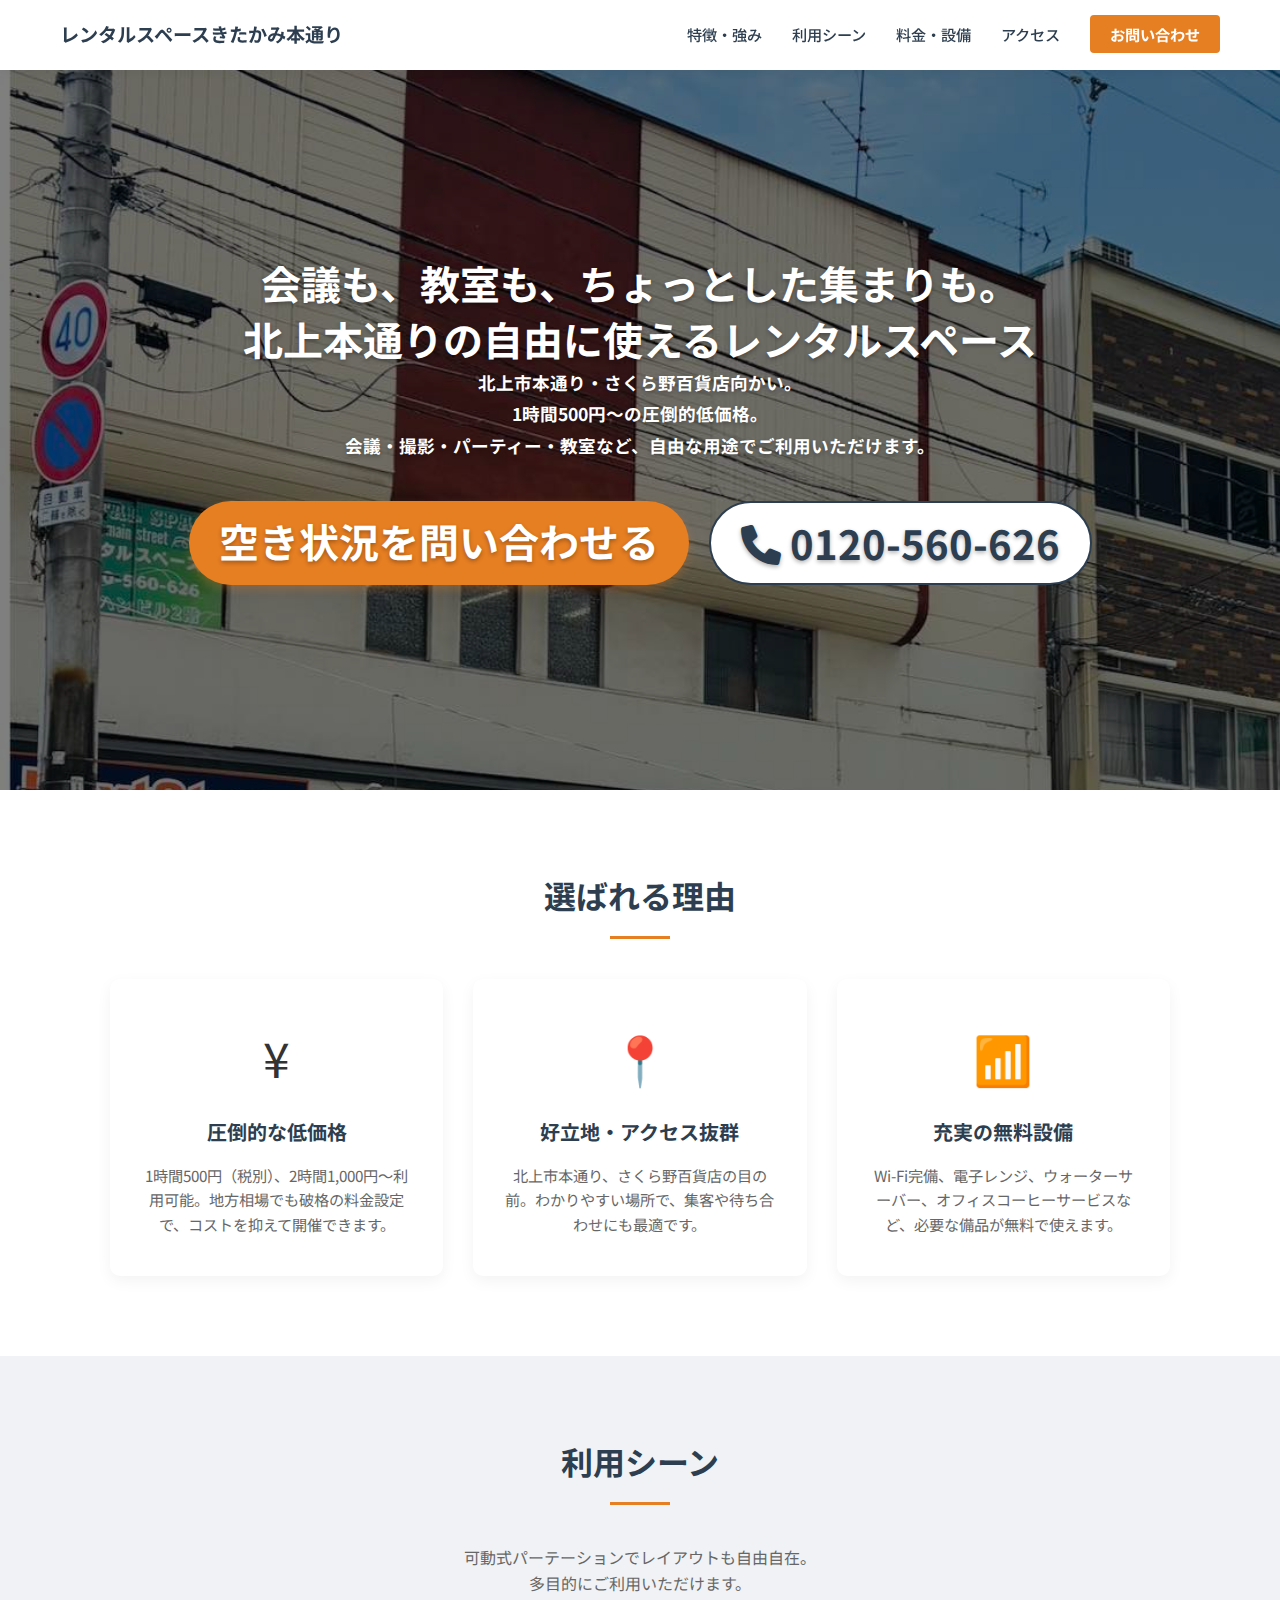
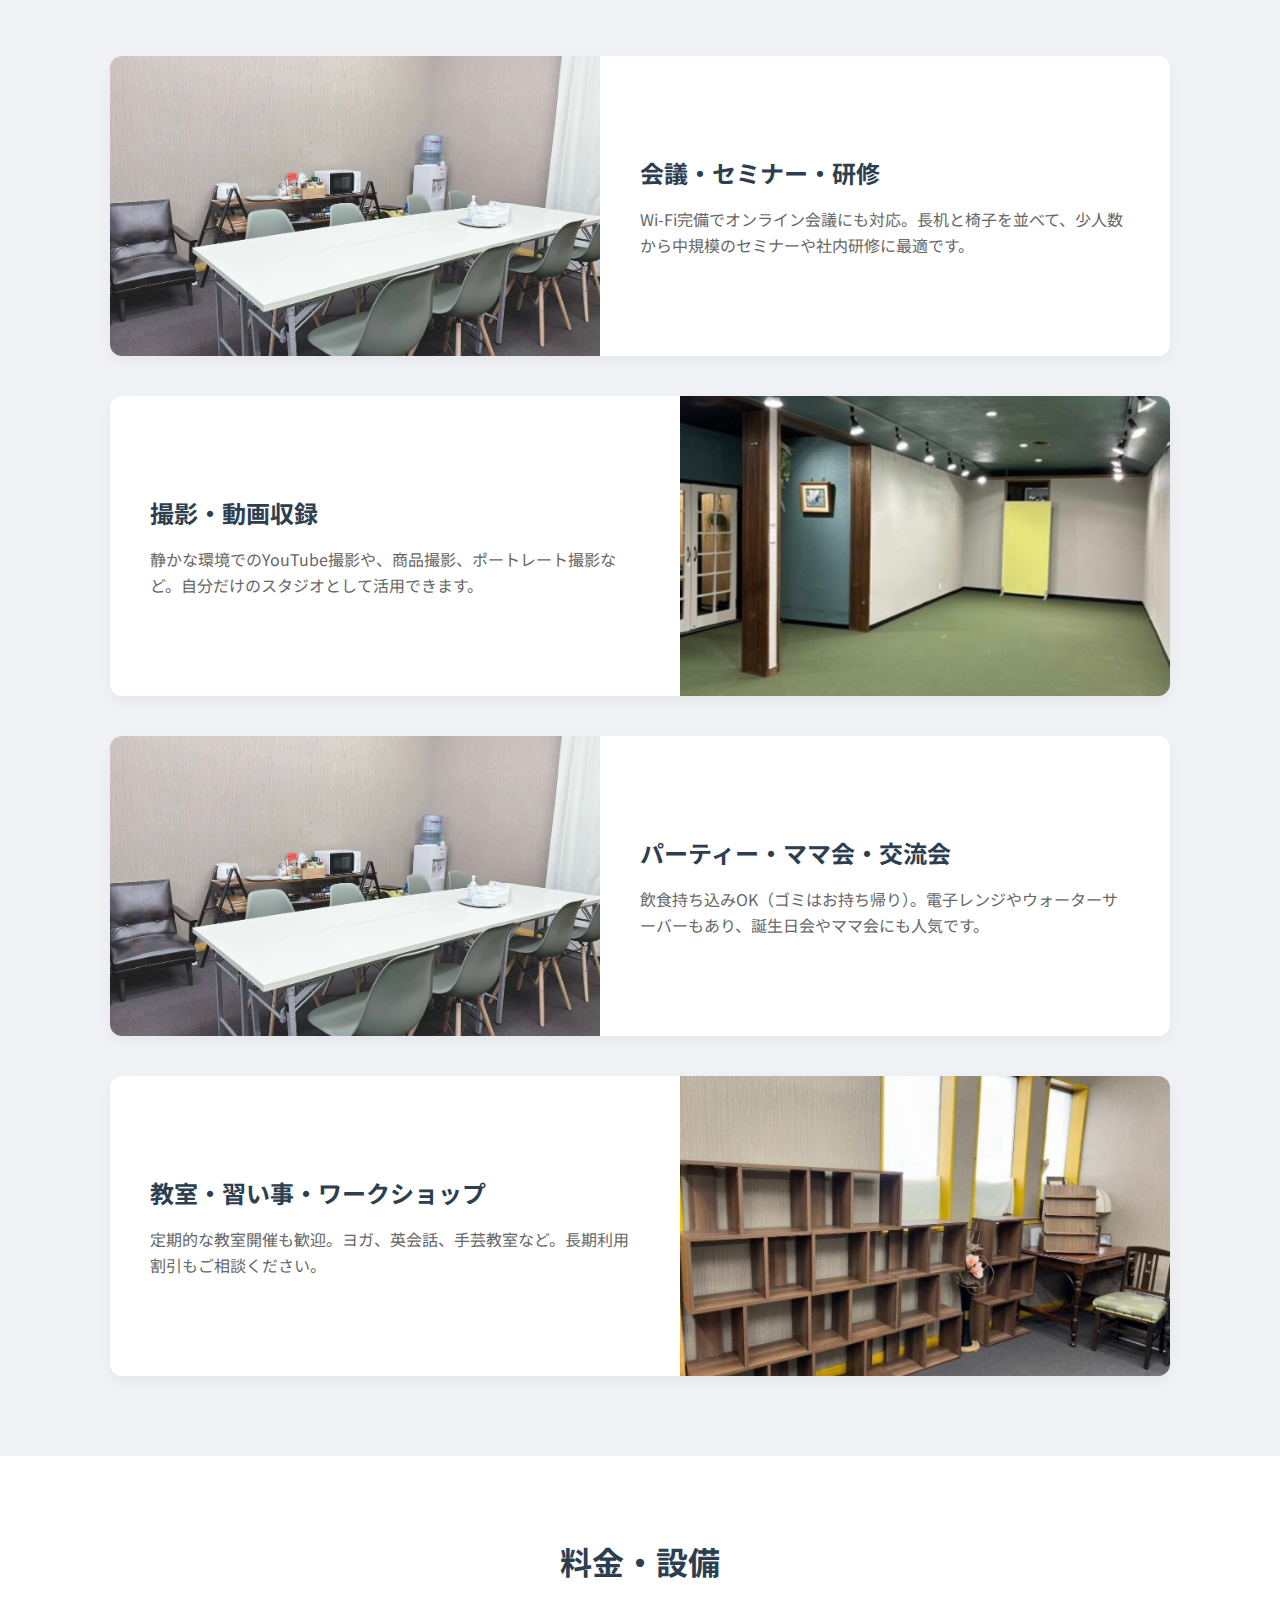
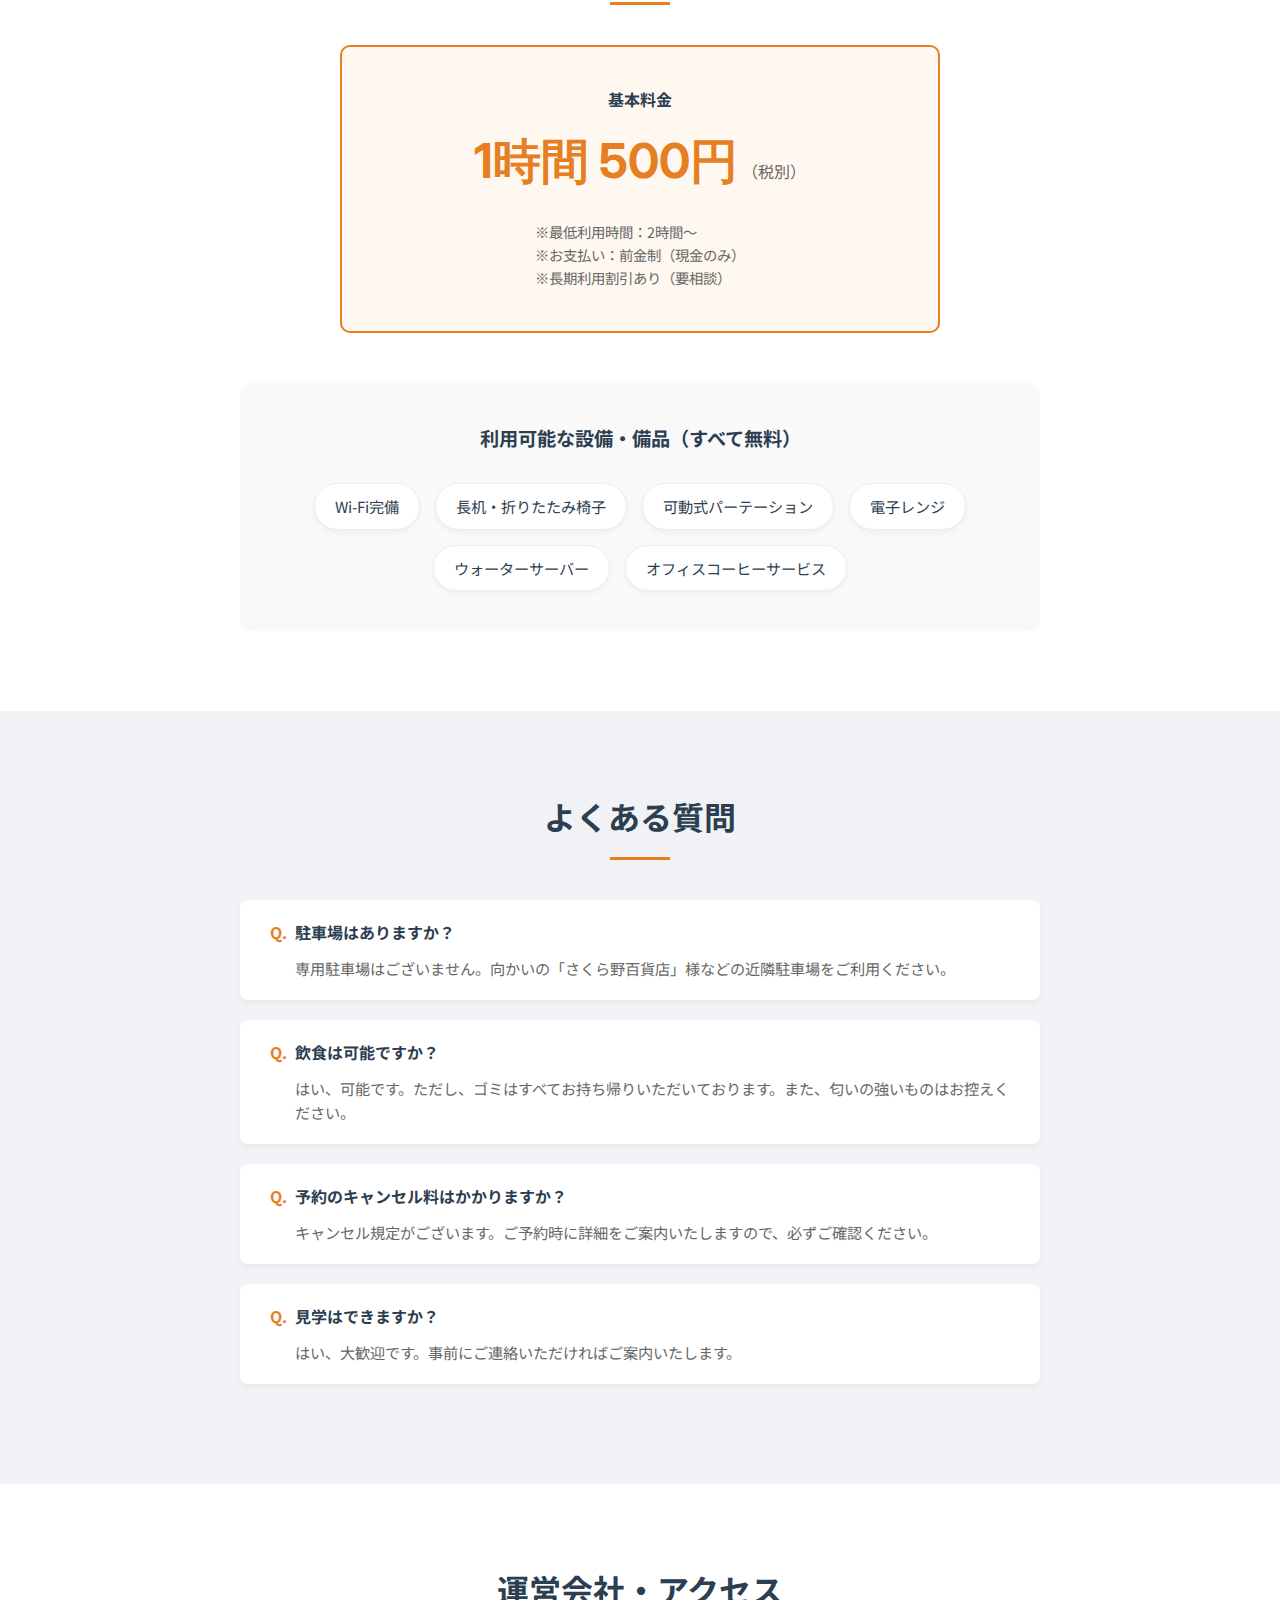
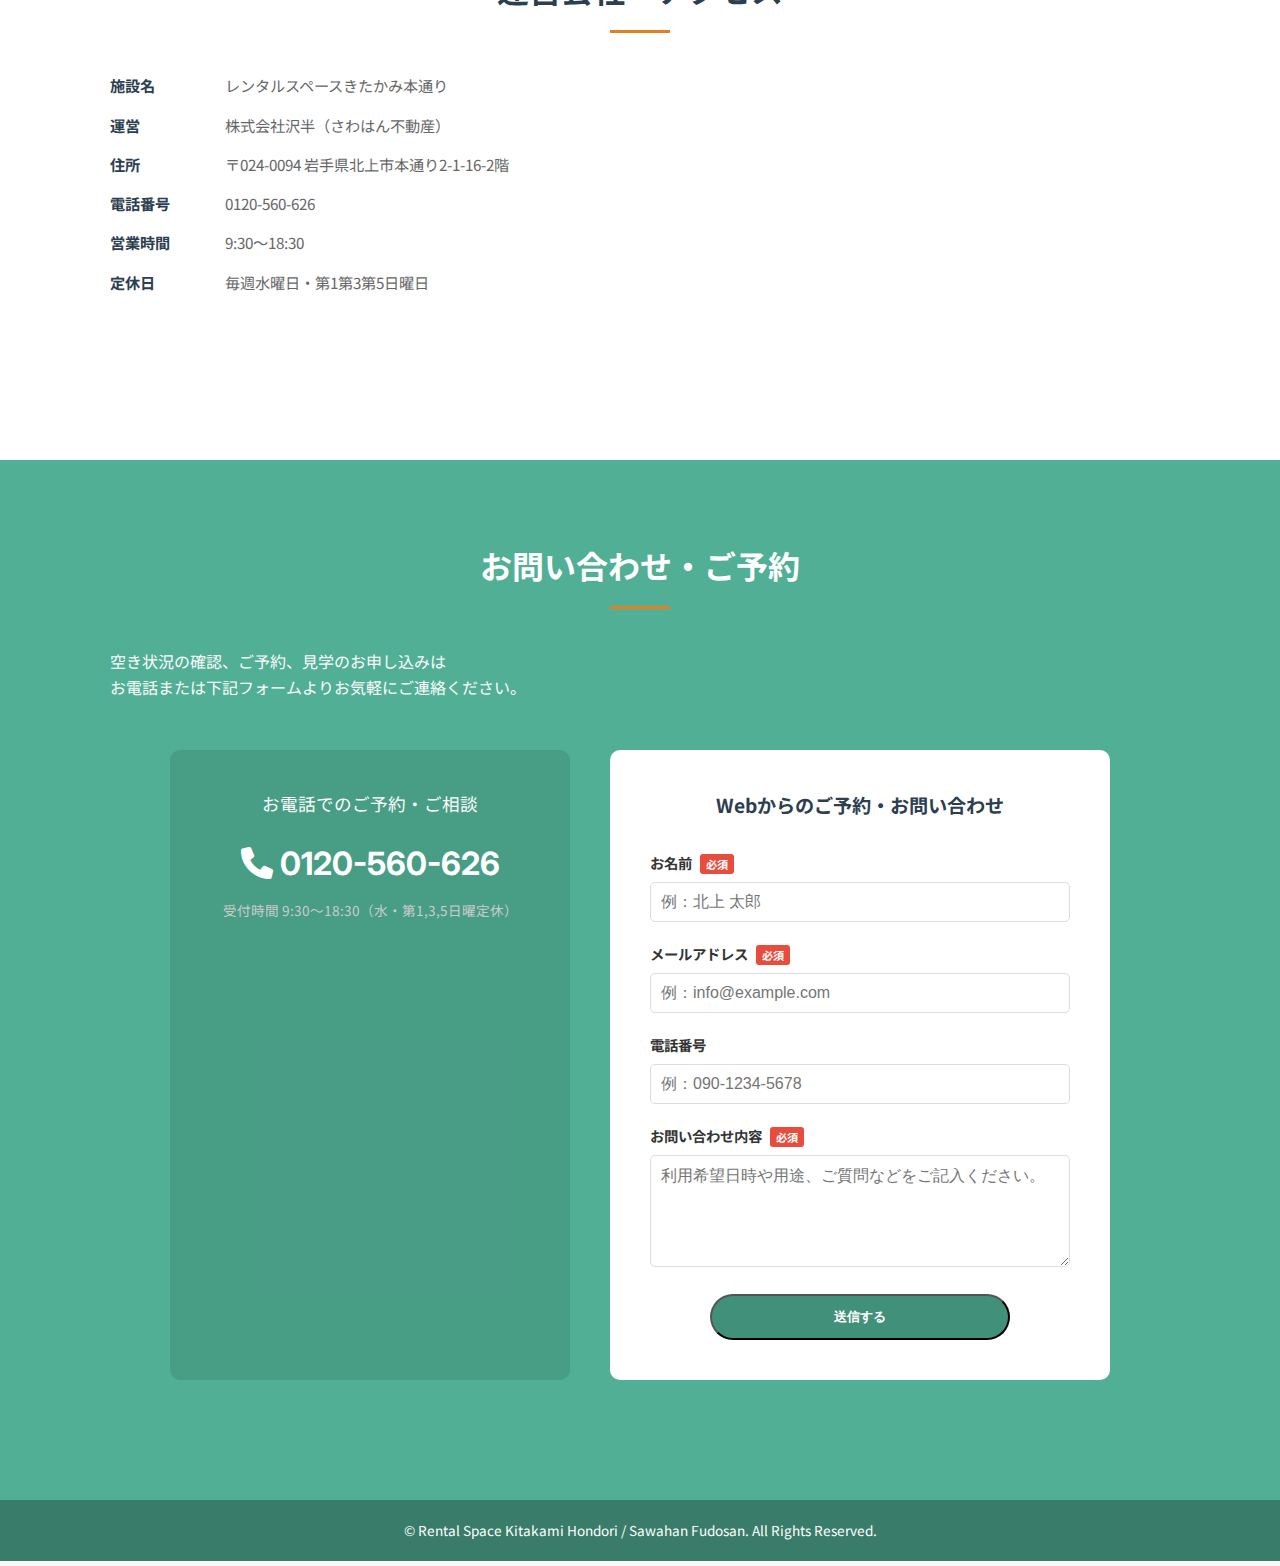
<file: index.html>
<!DOCTYPE html>
<html lang="ja">

<head>
    <meta charset="UTF-8">
    <meta name="viewport" content="width=device-width, initial-scale=1.0">
    <title>レンタルスペースきたかみ本通り｜北上市の会議・セミナー・撮影・パーティーに</title>
    <meta name="description"
        content="北上市本通り（さくら野百貨店向かい）にある多目的レンタルスペース。1時間500円〜の格安料金。会議、セミナー、撮影、パーティー、習い事など幅広く利用可能。Wi-Fi完備、備品無料。">
    <link rel="preconnect" href="https://fonts.googleapis.com">
    <link rel="preconnect" href="https://fonts.gstatic.com" crossorigin>
    <link
        href="https://fonts.googleapis.com/css2?family=Inter:wght@400;700&family=Noto+Sans+JP:wght@400;500;700&display=swap"
        rel="stylesheet">
    <link rel="stylesheet" href="style.css">
</head>

<body>

    <!-- Header -->
    <header class="header">
        <div class="header__container">
            <h1 class="header__logo">
                <a href="#">レンタルスペース<br class="sp-only">きたかみ本通り</a>
            </h1>
            <nav class="header__nav" id="js-nav">
                <ul class="header__list">
                    <li class="header__item"><a href="#features">特徴・強み</a></li>
                    <li class="header__item"><a href="#scenes">利用シーン</a></li>
                    <li class="header__item"><a href="#price">料金・設備</a></li>
                    <li class="header__item"><a href="#access">アクセス</a></li>
                    <li class="header__item header__item--cta"><a href="#contact">お問い合わせ</a></li>
                </ul>
            </nav>
            <button class="header__hamburger" id="js-hamburger" aria-label="メニューを開く">
                <span></span>
                <span></span>
                <span></span>
            </button>
        </div>
    </header>

    <!-- Hero Section -->
    <section class="hero">
        <div class="hero__bg" id="js-parallax-bg"></div>
        <div class="hero__content">
            <h2 class="hero__title">
                会議も、教室も、ちょっとした集まりも。<br>
                北上本通りの自由に使える<br class="sp-only">レンタルスペース
                <p class="hero__lead">
                    北上市本通り・さくら野百貨店向かい。<br>
                    1時間500円〜の圧倒的低価格。<br>
                    会議・撮影・パーティー・教室など、<br class="sp-only">自由な用途でご利用いただけます。
                </p>
                <div class="hero__cta-group">
                    <a href="#contact" class="btn btn--primary">空き状況を問い合わせる</a>
                    <a href="tel:0120560626" class="btn btn--secondary"><i class="fas fa-phone"></i> 0120-560-626</a>
                </div>
        </div>
    </section>

    <!-- Features -->
    <section id="features" class="section features">
        <div class="container">
            <h3 class="section__title">選ばれる理由</h3>
            <div class="features__grid">
                <div class="feature-card">
                    <div class="feature-card__icon">¥</div>
                    <h4 class="feature-card__title">圧倒的な低価格</h4>
                    <p class="feature-card__text">1時間500円（税別）、2時間1,000円〜利用可能。地方相場でも破格の料金設定で、コストを抑えて開催できます。</p>
                </div>
                <div class="feature-card__icon-box">
                    <div class="feature-card">
                        <div class="feature-card__icon">📍</div>
                        <h4 class="feature-card__title">好立地・アクセス抜群</h4>
                        <p class="feature-card__text">北上市本通り、さくら野百貨店の目の前。わかりやすい場所で、集客や待ち合わせにも最適です。</p>
                    </div>
                </div>
                <div class="feature-card">
                    <div class="feature-card__icon">📶</div>
                    <h4 class="feature-card__title">充実の無料設備</h4>
                    <p class="feature-card__text">Wi-Fi完備、電子レンジ、ウォーターサーバー、オフィスコーヒーサービスなど、必要な備品が無料で使えます。</p>
                </div>
            </div>
        </div>
    </section>

    <!-- Usage Scenes -->
    <section id="scenes" class="section scenes">
        <div class="container">
            <h3 class="section__title">利用シーン</h3>
            <p class="section__desc">可動式パーテーションでレイアウトも自由自在。<br>多目的にご利用いただけます。</p>

            <div class="scene-list">
                <!-- Scene 1 -->
                <div class="scene-item">
                    <div class="scene-item__img">
                        <!-- <img src="https://images.unsplash.com/photo-1587825140708-dfaf72ae4b04?fm=jpg&q=80&w=800"
                            alt="会議・セミナー" class="js-img-seminar"> -->
                        <img src="MTGROOM.jpg" alt="会議・セミナー" class="js-img-seminar">
                    </div>
                    <div class="scene-item__body">
                        <h4 class="scene-item__title">会議・セミナー・研修</h4>
                        <p class="scene-item__text">Wi-Fi完備でオンライン会議にも対応。長机と椅子を並べて、少人数から中規模のセミナーや社内研修に最適です。</p>
                    </div>
                </div>
                <!-- Scene 2 -->
                <div class="scene-item scene-item--reverse">
                    <div class="scene-item__img">
                        <!-- <img src="https://images.unsplash.com/photo-1615458509633-f15b61bdacb8?fm=jpg&q=80&w=800" 
                        alt="撮影・収録" class="js-img-photo"> -->
                        <img src="space.jpg" alt="撮影・収録" class="js-img-photo">
                    </div>
                    <div class="scene-item__body">
                        <h4 class="scene-item__title">撮影・動画収録</h4>
                        <p class="scene-item__text">静かな環境でのYouTube撮影や、商品撮影、ポートレート撮影など。自分だけのスタジオとして活用できます。</p>
                    </div>
                </div>
                <!-- Scene 3 -->
                <div class="scene-item">
                    <div class="scene-item__img">
                        <!-- <img src="https://images.unsplash.com/photo-1517263904808-5dc91e3e7044?fm=jpg&q=80&w=800" 
                            alt="パーティー・交流会" class="js-img-party"> -->

                        <img src="MTGROOM.jpg" alt="パーティー・交流会" class="js-img-party">
                    </div>
                    <div class="scene-item__body">
                        <h4 class="scene-item__title">パーティー・ママ会・交流会</h4>
                        <p class="scene-item__text">飲食持ち込みOK（ゴミはお持ち帰り）。電子レンジやウォーターサーバーもあり、誕生日会やママ会にも人気です。</p>
                    </div>
                </div>
                <!-- Scene 4 -->
                <div class="scene-item scene-item--reverse">
                    <div class="scene-item__img">
                        <!-- <img src="https://images.unsplash.com/photo-1587825140708-dfaf72ae4b04?fm=jpg&q=80&w=800" 
                            alt="教室・習い事" class="js-img-classroom"> -->

                        <img src="tana.jpg" alt="教室・習い事" class="js-img-classroom">
                    </div>
                    <div class="scene-item__body">
                        <h4 class="scene-item__title">教室・習い事・ワークショップ</h4>
                        <p class="scene-item__text">定期的な教室開催も歓迎。ヨガ、英会話、手芸教室など。長期利用割引もご相談ください。</p>
                    </div>
                </div>
            </div>
        </div>
    </section>

    <!-- Price & Facilities -->
    <section id="price" class="section price">
        <div class="container">
            <h3 class="section__title">料金・設備</h3>

            <div class="price__box">
                <div class="price__main">
                    <span class="price__label">基本料金</span>
                    <span class="price__amount">1時間 500円</span>
                    <span class="price__tax">（税別）</span>
                </div>
                <p class="price__note">
                    ※最低利用時間：2時間〜<br>
                    ※お支払い：前金制（現金のみ）<br>
                    ※長期利用割引あり（要相談）
                </p>
            </div>

            <div class="facilities">
                <h4 class="facilities__title">利用可能な設備・備品（すべて無料）</h4>
                <ul class="facilities__list">
                    <li>Wi-Fi完備</li>
                    <li>長机・折りたたみ椅子</li>
                    <!-- <li>子ども用机・イス</li> -->
                    <li>可動式パーテーション</li>
                    <!-- <li>ホワイトボード</li> -->
                    <li>電子レンジ</li>
                    <li>ウォーターサーバー</li>
                    <li>オフィスコーヒーサービス</li>
                </ul>
            </div>
        </div>
    </section>

    <!-- Gallery / Layout Examples -->
    <!-- <section class="section gallery">
        <div class="container">
            <h3 class="section__title">施設ギャラリー</h3>
            <div class="gallery__grid">
                <img src="https://images.unsplash.com/photo-1582653547187-2bb73b2d7b67?fm=jpg&q=80&w=800" alt="施設内観1"
                    class="gallery__img js-img-empty">
                <img src="https://images.unsplash.com/photo-1615458509633-f15b61bdacb8?fm=jpg&q=80&w=800" alt="施設内観2"
                    class="gallery__img js-img-meeting">
                <!-- More images can be added here -->
    </div>
    </div>
    </section>

    <!-- FAQ -->
    <section class="section faq">
        <div class="container">
            <h3 class="section__title">よくある質問</h3>
            <dl class="faq__list">
                <div class="faq__item">
                    <dt class="faq__question">駐車場はありますか？</dt>
                    <dd class="faq__answer">専用駐車場はございません。向かいの「さくら野百貨店」様などの近隣駐車場をご利用ください。</dd>
                </div>
                <div class="faq__item">
                    <dt class="faq__question">飲食は可能ですか？</dt>
                    <dd class="faq__answer">はい、可能です。ただし、ゴミはすべてお持ち帰りいただいております。また、匂いの強いものはお控えください。</dd>
                </div>
                <div class="faq__item">
                    <dt class="faq__question">予約のキャンセル料はかかりますか？</dt>
                    <dd class="faq__answer">キャンセル規定がございます。ご予約時に詳細をご案内いたしますので、必ずご確認ください。</dd>
                </div>
                <div class="faq__item">
                    <dt class="faq__question">見学はできますか？</dt>
                    <dd class="faq__answer">はい、大歓迎です。事前にご連絡いただければご案内いたします。</dd>
                </div>
            </dl>
        </div>
    </section>

    <!-- Company Info -->
    <section id="access" class="section company">
        <div class="container">
            <h3 class="section__title">運営会社・アクセス</h3>
            <div class="company__content">
                <div class="company__info">
                    <dl>
                        <dt>施設名</dt>
                        <dd>レンタルスペースきたかみ本通り</dd>
                        <dt>運営</dt>
                        <dd>株式会社沢半（さわはん不動産）</dd>
                        <dt>住所</dt>
                        <dd>〒024-0094 岩手県北上市本通り2-1-16-2階</dd>
                        <dt>電話番号</dt>
                        <dd>0120-560-626</dd>
                        <dt>営業時間</dt>
                        <dd>9:30〜18:30</dd>
                        <dt>定休日</dt>
                        <dd>毎週水曜日・第1第3第5日曜日</dd>
                    </dl>
                </div>
                <div class="company__map">
                    <!-- Google Maps Embed Placeholder -->
                    <iframe
                        src="https://www.google.com/maps/embed?pb=!1m18!1m12!1m3!1d268.04008107403547!2d141.11605565022495!3d39.28818228911717!2m3!1f0!2f0!3f0!3m2!1i1024!2i768!4f13.1!3m3!1m2!1s0x5f8f4491848dacd3%3A0x3e7d5ae021f415c5!2z44GV44KP44Gv44KT5LiN5YuV55Sj!5e0!3m2!1sja!2sjp!4v1765412355480!5m2!1sja!2sjp"
                        width="100%" height="300" style="border:0;" allowfullscreen="" loading="lazy"
                        referrerpolicy="no-referrer-when-downgrade"></iframe>
                    <!-- <iframe
                        src="https://www.google.com/maps/embed?pb=!1m18!1m12!1m3!1d3086.44662456789!2d141.115!3d39.285!2m3!1f0!2f0!3f0!3m2!1i1024!2i768!4f13.1!3m3!1m2!1s0x0%3A0x0!2zMznCsDE3JzA2LjAiTiAxNDHCsDA2JzU0LjAiRQ!5e0!3m2!1sja!2sjp!4v1600000000000!5m2!1sja!2sjp"
                        width="100%" height="300" style="border:0;" allowfullscreen="" loading="lazy"></iframe> -->
                </div>
            </div>
        </div>
    </section>

    <!-- Contact -->
    <section id="contact" class="section contact">
        <div class="container">
            <h3 class="section__title">お問い合わせ・ご予約</h3>
            <p class="contact__desc">
                空き状況の確認、ご予約、見学のお申し込みは<br>
                お電話または下記フォームよりお気軽にご連絡ください。
            </p>

            <div class="contact__actions">
                <div class="contact__tel">
                    <p class="contact__tel-label">お電話でのご予約・ご相談</p>
                    <a href="tel:0120560626" class="contact__tel-number"><i class="fas fa-phone"></i> 0120-560-626</a>
                    <p class="contact__tel-note">受付時間 9:30〜18:30（水・第1,3,5日曜定休）</p>
                </div>

                <div class="contact__form-wrapper">
                    <p class="contact__form-label">Webからのご予約・お問い合わせ</p>
                    <script type="text/javascript">var submitted = false;</script>
                    <iframe name="hidden_iframe" id="hidden_iframe" style="display:none;"
                        onload="if(submitted) {window.location='thanks.html';}"></iframe>
                    <form
                        action="https://docs.google.com/forms/d/e/1FAIpQLSciMgOhDAWVqdeayFm5VQ5SilyfMLI0yBzR0dTsL5X3DrELVw/formResponse"
                        method="post" class="contact__form" target="hidden_iframe"
                        onsubmit="submitted=true; this.querySelector('button[type=submit]').disabled = true;">
                        <div class="form-group">
                            <label for="name">お名前 <span class="required">必須</span></label>
                            <input type="text" id="name" name="entry.1286951097" required placeholder="例：北上 太郎">
                        </div>
                        <div class="form-group">
                            <label for="email">メールアドレス <span class="required">必須</span></label>
                            <input type="email" id="email" name="entry.164301903" required
                                placeholder="例：info@example.com">
                        </div>
                        <div class="form-group">
                            <label for="tel">電話番号</label>
                            <input type="tel" id="tel" name="entry.294347405" placeholder="例：090-1234-5678">
                        </div>
                        <div class="form-group">
                            <label for="message">お問い合わせ内容 <span class="required">必須</span></label>
                            <textarea id="message" name="entry.1426024977" rows="5" required
                                placeholder="利用希望日時や用途、ご質問などをご記入ください。"></textarea>
                        </div>
                        <button type="submit" class="btn btn--submit">送信する</button>
                    </form>
                </div>
            </div>
        </div>
    </section>

    <!-- Footer -->
    <footer class="footer">
        <div class="container">
            <p class="footer__copyright">&copy; Rental Space Kitakami Hondori / Sawahan Fudosan. All Rights Reserved.
            </p>
        </div>
    </footer>

    <!-- Sticky Footer (Mobile) -->
    <div class="sticky-footer">
        <a href="tel:0120560626" class="sticky-footer__btn sticky-footer__btn--tel">
            <i class="fas fa-phone"></i> 電話相談
        </a>
        <a href="#contact" class="sticky-footer__btn sticky-footer__btn--mail">
            <i class="fas fa-envelope"></i> 予約・問合せ
        </a>
    </div>

    <!-- Back to Top -->
    <a href="#" class="back-to-top" id="js-back-to-top" aria-label="トップに戻る">↑</a>

    <!-- FontAwesome -->
    <link rel="stylesheet" href="https://cdnjs.cloudflare.com/ajax/libs/font-awesome/6.0.0/css/all.min.css">

    <script src="script.js"></script>
</body>

</html>
</file>
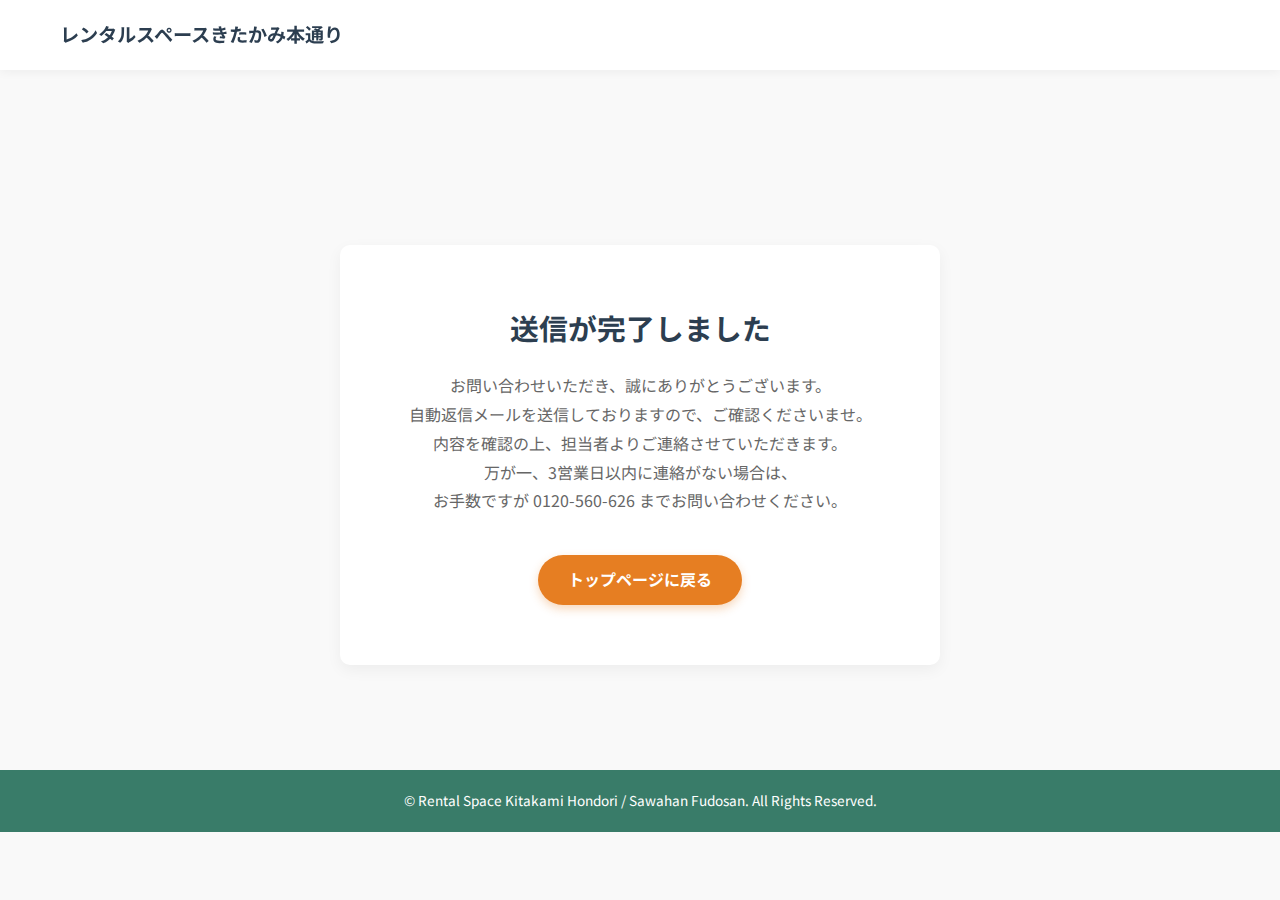
<file: thanks.html>
<!DOCTYPE html>
<html lang="ja">

<head>
    <meta charset="UTF-8">
    <meta name="viewport" content="width=device-width, initial-scale=1.0">
    <title>送信完了｜レンタルスペースきたかみ本通り</title>
    <link rel="preconnect" href="https://fonts.googleapis.com">
    <link rel="preconnect" href="https://fonts.gstatic.com" crossorigin>
    <link
        href="https://fonts.googleapis.com/css2?family=Inter:wght@400;700&family=Noto+Sans+JP:wght@400;500;700&display=swap"
        rel="stylesheet">
    <link rel="stylesheet" href="style.css">
    <style>
        .thanks-hero {
            height: 70vh;
            min-height: 400px;
            display: flex;
            align-items: center;
            justify-content: center;
            text-align: center;
            padding: 0 20px;
            background-color: var(--color-bg);
            margin-top: var(--header-height);
        }

        .thanks-message {
            background: #fff;
            padding: 60px 40px;
            border-radius: 10px;
            box-shadow: 0 5px 15px rgba(0, 0, 0, 0.05);
            max-width: 600px;
            width: 100%;
        }

        .thanks-title {
            font-size: 1.8rem;
            color: var(--color-primary);
            margin-bottom: 20px;
            font-weight: 700;
        }

        .thanks-text {
            color: #666;
            margin-bottom: 40px;
            line-height: 1.8;
        }
    </style>
</head>

<body>

    <header class="header">
        <div class="header__container">
            <h1 class="header__logo">
                <a href="index.html">レンタルスペース<br class="sp-only">きたかみ本通り</a>
            </h1>
        </div>
    </header>

    <div class="thanks-hero">
        <div class="thanks-message">
            <h2 class="thanks-title">送信が完了しました</h2>
            <p class="thanks-text">
                お問い合わせいただき、誠にありがとうございます。<br>
                自動返信メールを送信しておりますので、ご確認くださいませ。<br>
                内容を確認の上、担当者よりご連絡させていただきます。<br>
                万が一、3営業日以内に連絡がない場合は、<br><br class="sp-only">お手数ですが<a href="tel:0120560626">
                    <bold>0120-560-626</bold>
                </a>までお問い合わせください。
            </p>
            <a href="index.html" class="btn btn--primary">トップページに戻る</a>
        </div>
    </div>

    <footer class="footer">
        <div class="container">
            <p class="footer__copyright">&copy; Rental Space Kitakami Hondori / Sawahan Fudosan. All Rights Reserved.
            </p>
        </div>
    </footer>

</body>

</html>
</file>
<file: style.css>
/* Reset & Base */
:root {
    --color-primary: #2c3e50;
    /* Dark Blue/Gray */
    /* --color-primary: #51AF95; */
    --color-accent: #e67e22;
    /* Orange for CTA */
    --color-bg: #f9f9f9;
    --color-text: #333;
    --color-white: #fff;
    --font-main: 'Noto Sans JP', sans-serif;
    --font-en: 'Inter', sans-serif;
    --header-height: 70px;
}

* {
    box-sizing: border-box;
    margin: 0;
    padding: 0;
}

html {
    scroll-behavior: smooth;
}

body {
    font-family: var(--font-main);
    color: var(--color-text);
    line-height: 1.6;
    background-color: var(--color-bg);
    padding-top: var(--header-height);
    /* For fixed header */
}

a {
    text-decoration: none;
    color: inherit;
    transition: opacity 0.3s;
}

a:hover {
    opacity: 0.8;
}

img {
    max-width: 100%;
    height: auto;
    display: block;
}

ul {
    list-style: none;
}

.container {
    max-width: 1100px;
    margin: 0 auto;
    padding: 0 20px;
}

.sp-only {
    display: none;
}

@media (max-width: 768px) {
    .sp-only {
        display: block;
    }
}

/* Buttons */
.btn {
    display: inline-block;
    padding: 12px 30px;
    border-radius: 50px;
    font-weight: 700;
    text-align: center;
    cursor: pointer;
    transition: all 0.3s ease;
}

.btn--primary {
    background-color: var(--color-accent);
    color: var(--color-white);
    box-shadow: 0 4px 10px rgba(230, 126, 34, 0.3);
}

.btn--primary:hover {
    background-color: #d35400;
    transform: translateY(-2px);
}

.btn--secondary {
    background-color: var(--color-white);
    color: var(--color-primary);
    border: 2px solid var(--color-primary);
}

.btn--secondary:hover {
    background-color: var(--color-primary);
    color: var(--color-white);
}

.btn--submit {
    /* background-color: var(--color-primary); */
    background-color: #41907a;
    color: var(--color-white);
    width: 100%;
    max-width: 300px;
    margin: 20px auto 0;
    display: block;
}

/* Header */
.header {
    position: fixed;
    top: 0;
    left: 0;
    width: 100%;
    height: var(--header-height);
    background-color: rgba(255, 255, 255, 0.95);
    backdrop-filter: blur(10px);
    box-shadow: 0 2px 10px rgba(0, 0, 0, 0.05);
    z-index: 1000;
    display: flex;
    align-items: center;
}

.header__container {
    width: 100%;
    max-width: 1200px;
    margin: 0 auto;
    padding: 0 20px;
    display: flex;
    justify-content: space-between;
    align-items: center;
}

.header__logo {
    font-size: 1.2rem;
    font-weight: 700;
    color: var(--color-primary);
    line-height: 1.2;
}

.header__nav {
    display: flex;
}

.header__list {
    display: flex;
    align-items: center;
    gap: 30px;
}

.header__item a {
    font-weight: 500;
    font-size: 0.95rem;
    color: var(--color-primary);
}

.header__item--cta a {
    background-color: var(--color-accent);
    color: var(--color-white);
    padding: 8px 20px;
    border-radius: 4px;
    font-weight: 700;
}

.header__hamburger {
    display: none;
    background: none;
    border: none;
    cursor: pointer;
    width: 30px;
    height: 24px;
    position: relative;
    z-index: 1001;
}

.header__hamburger span {
    display: block;
    width: 100%;
    height: 2px;
    background-color: var(--color-primary);
    position: absolute;
    transition: all 0.3s;
}

.header__hamburger span:nth-child(1) {
    top: 0;
}

.header__hamburger span:nth-child(2) {
    top: 11px;
}

.header__hamburger span:nth-child(3) {
    bottom: 0;
}

.header__hamburger.active span:nth-child(1) {
    transform: rotate(45deg);
    top: 11px;
}

.header__hamburger.active span:nth-child(2) {
    opacity: 0;
}

.header__hamburger.active span:nth-child(3) {
    transform: rotate(-45deg);
    bottom: 11px;
}

@media (max-width: 768px) {
    .header__nav {
        position: fixed;
        top: 0;
        right: -100%;
        width: 80%;
        height: 100vh;
        background-color: var(--color-white);
        flex-direction: column;
        justify-content: center;
        transition: right 0.3s ease;
        box-shadow: -5px 0 15px rgba(0, 0, 0, 0.1);
    }

    .header__nav.active {
        right: 0;
    }

    .header__list {
        flex-direction: column;
        gap: 40px;
    }

    .header__hamburger {
        display: block;
    }
}

/* Hero Section */
.hero {
    position: relative;
    height: 80vh;
    min-height: 500px;
    display: flex;
    align-items: center;
    justify-content: center;
    text-align: center;
    color: var(--color-white);
    overflow: hidden;
}

.hero__bg {
    position: absolute;
    top: 0;
    left: 0;
    width: 100%;
    height: 120%;
    /* For parallax */
    /* background-image: url('https://images.unsplash.com/photo-1582653547187-2bb73b2d7b67?fm=jpg&q=80&w=1920'); */
    background-image: url('gaikan2.jpg');
    background-size: cover;
    background-position: center;
    z-index: -1;
}

.hero__bg::after {
    content: '';
    position: absolute;
    top: 0;
    left: 0;
    width: 100%;
    height: 100%;
    background: rgba(0, 0, 0, 0.5);
    /* Overlay */
}

.hero__content {
    position: relative;
    z-index: 1;
    padding: 0 20px;
    animation: fadeIn Up 1s ease-out;
}

.hero__title {
    font-size: 2.5rem;
    font-weight: 700;
    margin-bottom: 20px;
    line-height: 1.4;
    text-shadow: 0 2px 4px rgba(0, 0, 0, 0.3);
}

.hero__lead {
    font-size: 1.1rem;
    margin-bottom: 40px;
    line-height: 1.8;
}

.hero__cta-group {
    display: flex;
    gap: 20px;
    justify-content: center;
    flex-wrap: wrap;
}

@media (max-width: 768px) {
    .hero__title {
        font-size: 1.8rem;
    }

    .hero__lead {
        font-size: 0.95rem;
    }
}

/* Section Common */
.section {
    padding: 80px 0;
}

.section__title {
    font-size: 2rem;
    text-align: center;
    margin-bottom: 40px;
    color: var(--color-primary);
    position: relative;
    display: inline-block;
    left: 50%;
    transform: translateX(-50%);
}

.section__title::after {
    content: '';
    display: block;
    width: 60px;
    height: 3px;
    background-color: var(--color-accent);
    margin: 15px auto 0;
}

.section__desc {
    text-align: center;
    margin-bottom: 60px;
    color: #666;
}

/* Features */
.features {
    background-color: var(--color-white);
}

.features__grid {
    display: grid;
    grid-template-columns: repeat(auto-fit, minmax(300px, 1fr));
    gap: 30px;
}

.feature-card {
    background: #fff;
    padding: 40px 30px;
    border-radius: 10px;
    box-shadow: 0 5px 15px rgba(0, 0, 0, 0.05);
    text-align: center;
    transition: transform 0.3s;
}

.feature-card:hover {
    transform: translateY(-5px);
}

.feature-card__icon {
    font-size: 3rem;
    margin-bottom: 20px;
    display: inline-block;
}

.feature-card__title {
    font-size: 1.25rem;
    margin-bottom: 15px;
    color: var(--color-primary);
}

.feature-card__text {
    font-size: 0.95rem;
    color: #666;
}

/* Scenes */
.scenes {
    background-color: #f0f2f5;
}

.scene-item {
    display: flex;
    align-items: center;
    background: #fff;
    border-radius: 12px;
    overflow: hidden;
    box-shadow: 0 5px 15px rgba(0, 0, 0, 0.05);
    margin-bottom: 40px;
}

.scene-item:last-child {
    margin-bottom: 0;
}

.scene-item--reverse {
    flex-direction: row-reverse;
}

.scene-item__img {
    flex: 1;
    height: 300px;
}

.scene-item__img img {
    width: 100%;
    height: 100%;
    object-fit: cover;
}

.scene-item__body {
    flex: 1;
    padding: 40px;
}

.scene-item__title {
    font-size: 1.5rem;
    margin-bottom: 15px;
    color: var(--color-primary);
}

.scene-item__text {
    color: #666;
}

@media (max-width: 768px) {

    .scene-item,
    .scene-item--reverse {
        flex-direction: column;
    }

    .scene-item__img {
        width: 100%;
        height: 250px;
    }

    .scene-item__body {
        padding: 30px 20px;
    }
}

/* Price */
.price {
    background-color: var(--color-white);
}

.price__box {
    background-color: #fff8f0;
    border: 2px solid var(--color-accent);
    border-radius: 10px;
    padding: 40px;
    text-align: center;
    max-width: 600px;
    margin: 0 auto 50px;
}

.price__label {
    display: block;
    font-weight: 700;
    color: var(--color-primary);
    margin-bottom: 10px;
}

.price__amount {
    font-size: 3rem;
    font-weight: 700;
    color: var(--color-accent);
    font-family: var(--font-en);
}

.price__tax {
    font-size: 1rem;
    color: #666;
}

.price__note {
    margin-top: 20px;
    font-size: 0.9rem;
    color: #666;
    text-align: left;
    display: inline-block;
}

.facilities {
    background: #f9f9f9;
    padding: 40px;
    border-radius: 10px;
    max-width: 800px;
    margin: 0 auto;
}

.facilities__title {
    text-align: center;
    margin-bottom: 30px;
    font-size: 1.2rem;
    color: var(--color-primary);
}

.facilities__list {
    display: flex;
    flex-wrap: wrap;
    justify-content: center;
    gap: 15px;
}

.facilities__list li {
    background: #fff;
    padding: 10px 20px;
    border-radius: 30px;
    box-shadow: 0 2px 5px rgba(0, 0, 0, 0.05);
    font-size: 0.95rem;
    color: var(--color-primary);
    border: 1px solid #eee;
}

/* Gallery */
.gallery__grid {
    display: grid;
    grid-template-columns: repeat(auto-fit, minmax(250px, 1fr));
    gap: 20px;
}

.gallery__img {
    width: 100%;
    height: 200px;
    object-fit: cover;
    border-radius: 8px;
    transition: transform 0.3s;
}

.gallery__img:hover {
    transform: scale(1.03);
}

/* FAQ */
.faq {
    background-color: #f0f2f5;
}

.faq__list {
    max-width: 800px;
    margin: 0 auto;
}

.faq__item {
    background: #fff;
    margin-bottom: 20px;
    border-radius: 8px;
    padding: 20px 30px;
    box-shadow: 0 2px 5px rgba(0, 0, 0, 0.05);
}

.faq__question {
    font-weight: 700;
    color: var(--color-primary);
    margin-bottom: 10px;
    position: relative;
    padding-left: 25px;
}

.faq__question::before {
    content: 'Q.';
    position: absolute;
    left: 0;
    color: var(--color-accent);
}

.faq__answer {
    padding-left: 25px;
    color: #666;
    font-size: 0.95rem;
}

/* Company */
.company {
    background-color: var(--color-white);
}

.company__content {
    display: flex;
    gap: 40px;
    align-items: flex-start;
}

.company__info {
    flex: 1;
}

.company__info dl {
    display: grid;
    grid-template-columns: 100px 1fr;
    gap: 15px;
    font-size: 0.95rem;
}

.company__info dt {
    font-weight: 700;
    color: var(--color-primary);
}

.company__info dd {
    color: #666;
}

.company__map {
    flex: 1;
    border-radius: 10px;
    overflow: hidden;
}

@media (max-width: 768px) {
    .company__content {
        flex-direction: column;
    }

    .company__info dl {
        grid-template-columns: 80px 1fr;
    }
}

/* Contact */
.contact {
    /* background-color: #2c3e50; */
    background-color: #51AF95;
    color: #fff;
    padding-bottom: 120px;
    /* Space for sticky footer */
}

.contact .section__title {
    color: #fff;
}

.contact__desc {
    color: #fffdfd;
    margin-bottom: 50px;
}

.contact__actions {
    display: flex;
    gap: 40px;
    justify-content: center;
}

.contact__tel {
    /* background: rgba(255, 255, 255, 0.1); */
    background: rgba(0, 0, 0, 0.1);
    padding: 40px;
    border-radius: 10px;
    text-align: center;
    flex: 1;
    max-width: 400px;
}

.contact__tel-label {
    font-size: 1.1rem;
    margin-bottom: 20px;
}

.contact__tel-number {
    display: block;
    font-size: 2rem;
    font-weight: 700;
    color: var(--color-white);
    margin-bottom: 10px;
    font-family: var(--font-en);
}

.contact__tel-note {
    font-size: 0.85rem;
    color: #ccc;
}

.contact__form-wrapper {
    background: #fff;
    padding: 40px;
    border-radius: 10px;
    flex: 1;
    max-width: 500px;
    color: var(--color-text);
}

.contact__form-label {
    font-size: 1.2rem;
    font-weight: 700;
    text-align: center;
    margin-bottom: 30px;
    color: var(--color-primary);
}

.form-group {
    margin-bottom: 20px;
}

.form-group label {
    display: block;
    margin-bottom: 8px;
    font-weight: 700;
    font-size: 0.9rem;
}

.required {
    background: #e74c3c;
    color: #fff;
    font-size: 0.7rem;
    padding: 2px 6px;
    border-radius: 3px;
    margin-left: 5px;
}

.form-group input,
.form-group textarea {
    width: 100%;
    padding: 10px;
    border: 1px solid #ddd;
    border-radius: 5px;
    font-size: 1rem;
}

.form-group textarea {
    resize: vertical;
}

@media (max-width: 900px) {
    .contact__actions {
        flex-direction: column;
        align-items: center;
    }

    .contact__tel,
    .contact__form-wrapper {
        width: 100%;
    }
}

/* Footer */
.footer {
    /* background-color: #1a252f; */
    background-color: #397c69;
    color: #fff;
    padding: 20px 0;
    text-align: center;
    font-size: 0.85rem;
    margin-bottom: 60px;
    /* Space for sticky footer on mobile */
}

@media (min-width: 769px) {
    .footer {
        margin-bottom: 0;
    }
}

/* Sticky Footer (Mobile) */
.sticky-footer {
    position: fixed;
    bottom: 0;
    left: 0;
    width: 100%;
    background: #fff;
    display: flex;
    box-shadow: 0 -2px 10px rgba(0, 0, 0, 0.1);
    z-index: 999;
    display: none;
    /* Hidden on desktop */
}

.sticky-footer__btn {
    flex: 1;
    padding: 15px 0;
    text-align: center;
    font-weight: 700;
    font-size: 0.9rem;
    display: flex;
    flex-direction: column;
    align-items: center;
    justify-content: center;
    gap: 5px;
}

.sticky-footer__btn--tel {
    background-color: #fff;
    color: var(--color-primary);
}

.sticky-footer__btn--mail {
    background-color: var(--color-accent);
    color: #fff;
}

@media (max-width: 768px) {
    .sticky-footer {
        display: flex;
    }
}

/* Back to Top */
.back-to-top {
    position: fixed;
    bottom: 80px;
    right: 20px;
    width: 50px;
    height: 50px;
    background-color: var(--color-primary);
    color: #fff;
    border-radius: 50%;
    display: flex;
    align-items: center;
    justify-content: center;
    font-size: 1.2rem;
    opacity: 0;
    visibility: hidden;
    transition: all 0.3s;
    z-index: 990;
    box-shadow: 0 2px 10px rgba(0, 0, 0, 0.2);
}

.back-to-top.show {
    opacity: 1;
    visibility: visible;
}

@media (min-width: 769px) {
    .back-to-top {
        bottom: 30px;
    }
}
</file>
